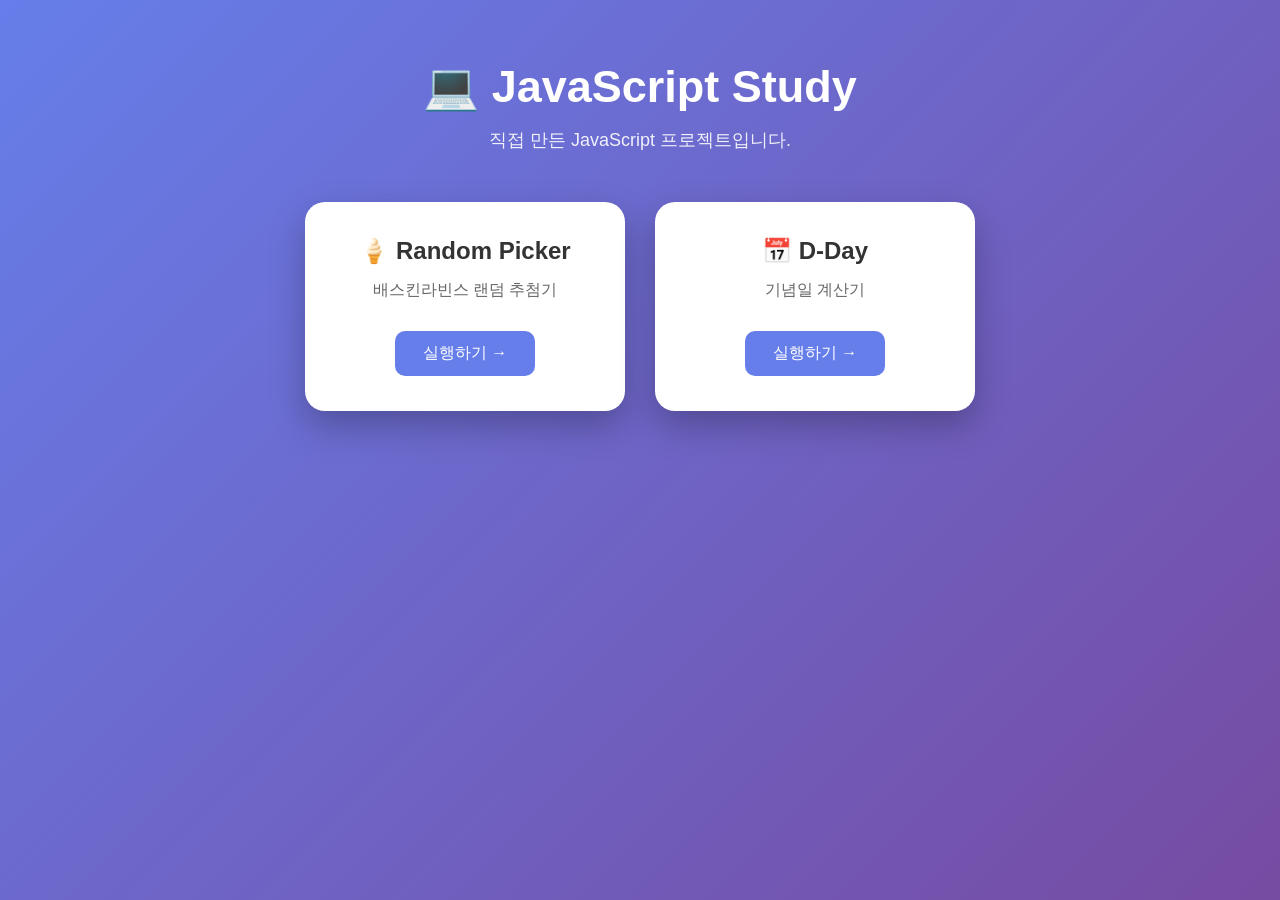
<file: index.html>
<!DOCTYPE html>
<html lang="ko">
<head>
    <meta charset="UTF-8">
    <meta name="viewport" content="width=device-width, initial-scale=1.0">
    <title>JavaScript Study</title>

    <link rel="stylesheet" href="style.css">
</head>

<body>

    <h1>💻 JavaScript Study</h1>

    <p class="sub">
        직접 만든 JavaScript 프로젝트입니다.
    </p>

    <div class="container">

        <div class="card">
            <h2>🍦 Random Picker</h2>

            <p>
                배스킨라빈스 랜덤 추첨기
            </p>

            <a href="random-picker/index.html">
                실행하기 →
            </a>
        </div>

        <div class="card">
            <h2>📅 D-Day</h2>

            <p>
                기념일 계산기
            </p>

            <a href="d_day/index.html">
                실행하기 →
            </a>
        </div>

    </div>

</body>
</html>
</file>
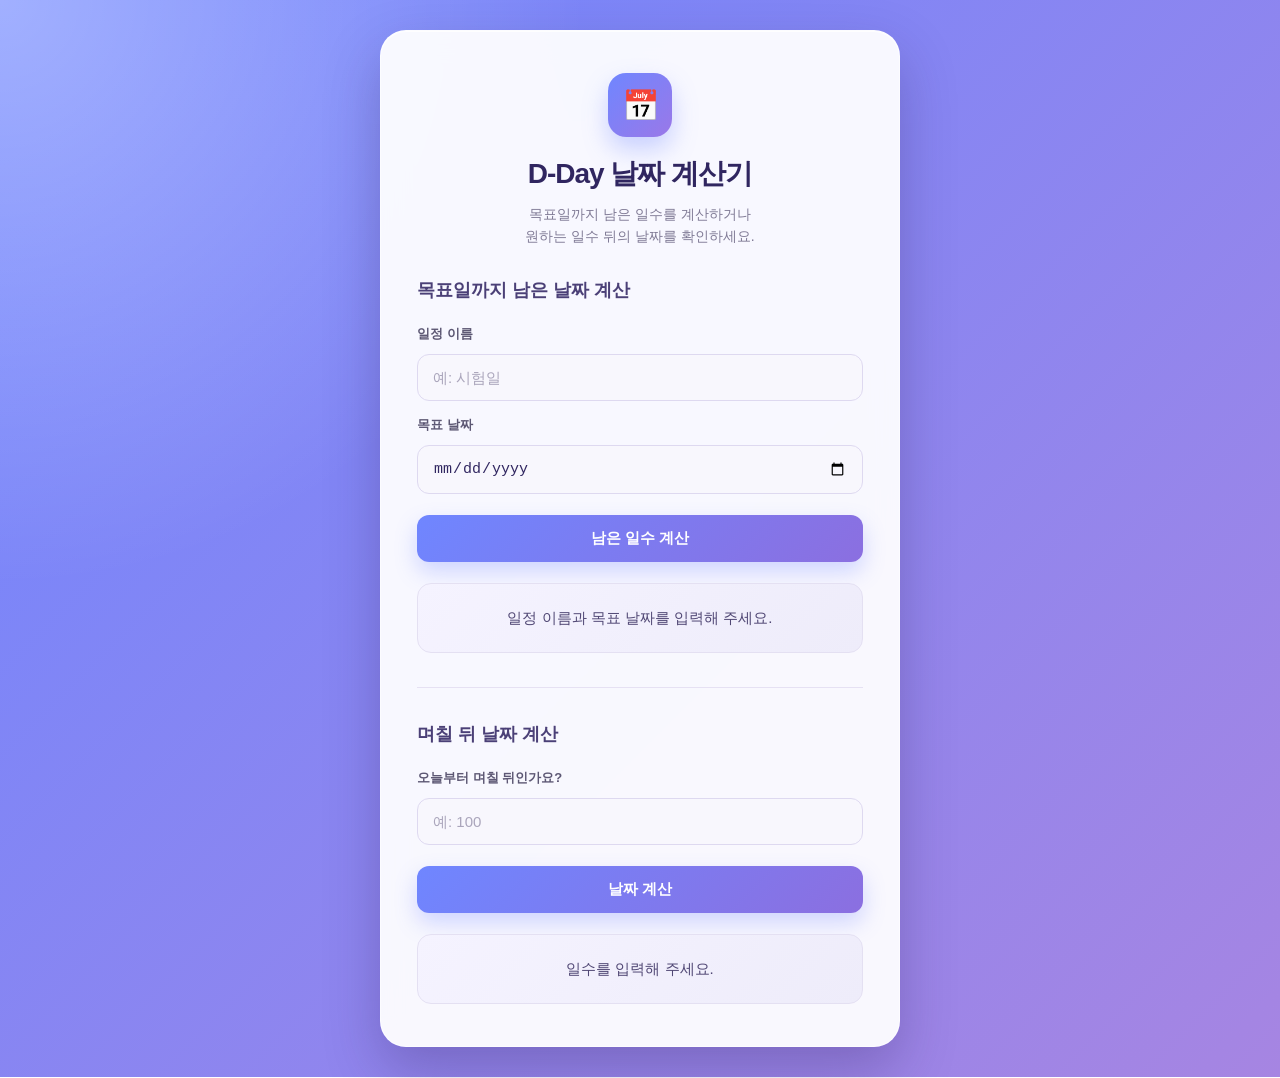
<file: d_day/index.html>
<!DOCTYPE html>
<html lang="ko">
<head>
    <meta charset="UTF-8">
    <meta
        name="viewport"
        content="width=device-width, initial-scale=1.0"
    >
    <title>D-Day 날짜 계산기</title>

    <link rel="stylesheet" href="style.css">
</head>

<body>
    <main class="card">
        <div class="icon">📅</div>

        <h1>D-Day 날짜 계산기</h1>

        <p class="description">
            목표일까지 남은 일수를 계산하거나<br>
            원하는 일수 뒤의 날짜를 확인하세요.
        </p>

        <section class="calculator-section">
            <h2>목표일까지 남은 날짜 계산</h2>

            <label for="eventName">일정 이름</label>
            <input
                type="text"
                id="eventName"
                placeholder="예: 시험일"
            >

            <label for="targetDate">목표 날짜</label>
            <input
                type="date"
                id="targetDate"
            >

            <button type="button" id="calculateDdayButton">
                남은 일수 계산
            </button>

            <div id="ddayResult" class="result">
                일정 이름과 목표 날짜를 입력해 주세요.
            </div>
        </section>

        <div class="divider"></div>

        <section class="calculator-section">
            <h2>며칠 뒤 날짜 계산</h2>

            <label for="daysLater">오늘부터 며칠 뒤인가요?</label>
            <input
                type="number"
                id="daysLater"
                min="0"
                step="1"
                placeholder="예: 100"
            >

            <button type="button" id="calculateDateButton">
                날짜 계산
            </button>

            <div id="dateResult" class="result">
                일수를 입력해 주세요.
            </div>
        </section>
    </main>

    <script src="script.js"></script>
</body>
</html>
</file>
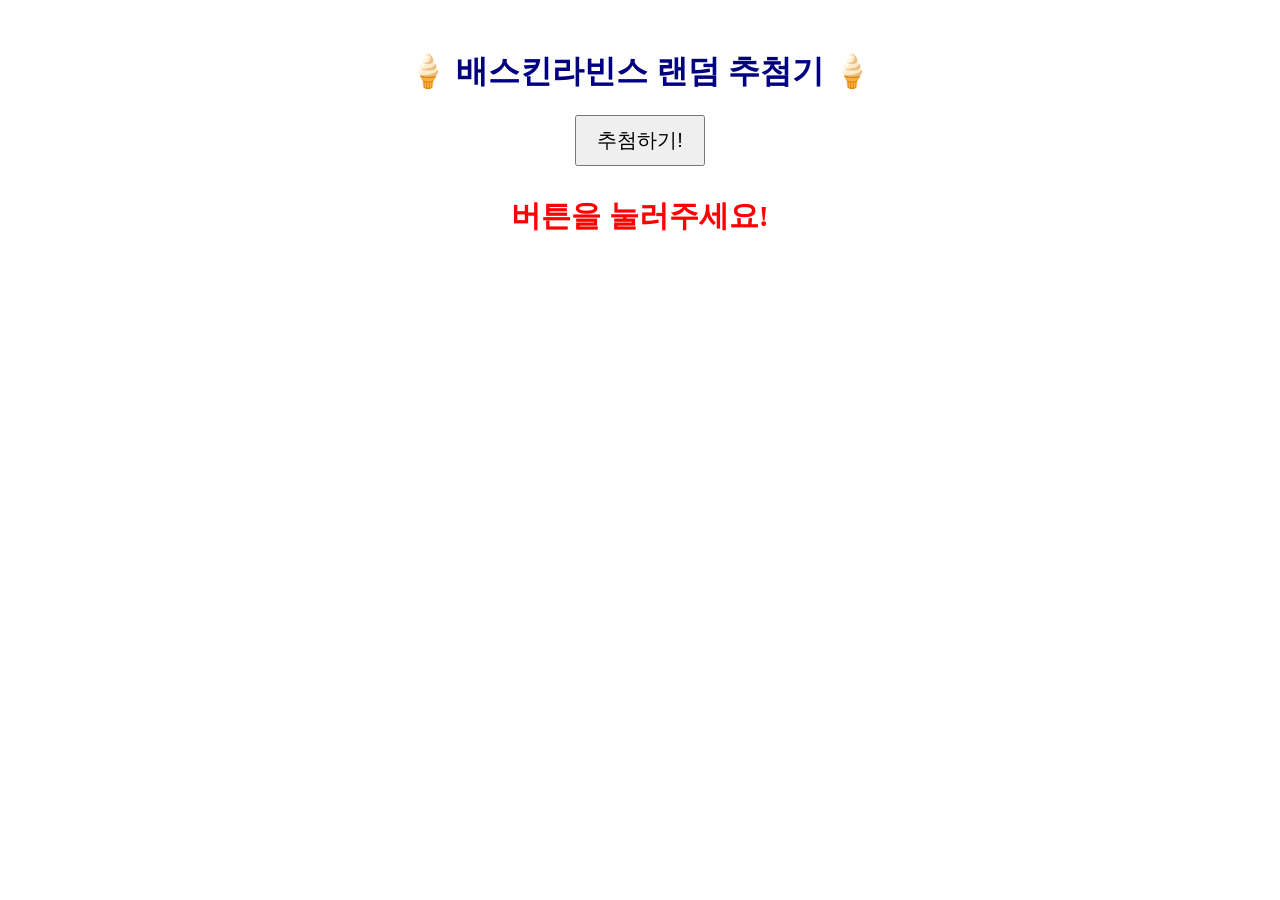
<file: random-picker/index.html>
<!DOCTYPE html>
<html lang="ko">
<head>
<meta charset="UTF-8">
<title>랜덤 추첨기</title>

<style>
    body{
        text-align:center;
        margin-top:50px;
        font-family:맑은 고딕;
    }

    h1{
        color:navy;
    }

    button{
        font-size:20px;
        padding:10px 20px;
        cursor:pointer;
    }

    #result{
        margin-top:30px;
        font-size:30px;
        font-weight:bold;
        color:red;
    }
</style>

<script>
    // 아이스크림 목록
    const stu = [
        "엄마는외계인",
        "아몬드봉봉",
        "민트초콜릿칩",
        "레인보우샤베트",
        "뉴욕치즈케이크",
        "바닐라",
        "체리쥬빌레",
        "자모카아몬드훠지",
        "이상한나라의솜사탕",
        "소금우유",
        "오레오쿠키앤크림",
        "그린티",
        "초콜릿",
        "애플민트",
        "봄날의곰",
        "카페오레크런치",
        "두바이에서온엄마는외계인",
        "아빠는딸바봉",
        "코튼캔디크런치",
        "후르츠어드벤처"
    ];

    // 이전 결과를 저장
    let before = -1;

    function pick(){

        let random;

        // 같은 맛이 연속으로 나오지 않게 하기
        do{
            random = Math.floor(Math.random() * stu.length);
        }while(random == before);

        before = random;

        document.getElementById("result").innerHTML =
        "🍨 오늘의 아이스크림은 <br><br>" +
        stu[random] + " 입니다!";
    }
</script>

</head>

<body>

<h1>🍦 배스킨라빈스 랜덤 추첨기 🍦</h1>

<button onclick="pick()">추첨하기!</button>

<div id="result">
    버튼을 눌러주세요!
</div>

</body>
</html>
</file>
<file: style.css>
*{
    margin:0;
    padding:0;
    box-sizing:border-box;
}

body{

    font-family:"Pretendard","맑은 고딕",sans-serif;

    background:linear-gradient(135deg,#667eea,#764ba2);

    min-height:100vh;

    padding:60px;

    text-align:center;
}

h1{

    color:white;

    font-size:45px;

    margin-bottom:15px;
}

.sub{

    color:white;

    opacity:.9;

    margin-bottom:50px;

    font-size:18px;
}

.container{

    display:flex;

    justify-content:center;

    gap:30px;

    flex-wrap:wrap;
}

.card{

    width:320px;

    background:white;

    border-radius:20px;

    padding:35px;

    box-shadow:0 15px 35px rgba(0,0,0,.25);

    transition:.3s;
}

.card:hover{

    transform:translateY(-8px);

}

.card h2{

    margin-bottom:15px;

    color:#333;
}

.card p{

    color:#666;

    margin-bottom:30px;
}

.card a{

    display:inline-block;

    text-decoration:none;

    background:#667eea;

    color:white;

    padding:12px 28px;

    border-radius:10px;

    transition:.3s;
}

.card a:hover{

    background:#4f63d6;
}
</file>
<file: d_day/style.css>
* {
    box-sizing: border-box;
}

body {
    margin: 0;
    min-height: 100vh;

    display: flex;
    align-items: center;
    justify-content: center;

    padding: 30px;

    font-family: "Pretendard", "Malgun Gothic", "Segoe UI", sans-serif;

    background:
        radial-gradient(
            circle at top left,
            rgba(255, 255, 255, 0.35),
            transparent 35%
        ),
        linear-gradient(135deg, #6f86ff, #a685e2);
}

.card {
    width: 100%;
    max-width: 520px;

    padding: 42px 36px;

    border: 1px solid rgba(255, 255, 255, 0.6);
    border-radius: 26px;

    background: rgba(255, 255, 255, 0.94);

    box-shadow:
        0 24px 55px rgba(45, 30, 90, 0.28),
        inset 0 1px 0 rgba(255, 255, 255, 0.8);

    backdrop-filter: blur(14px);
}

.icon {
    width: 64px;
    height: 64px;

    margin: 0 auto 18px;

    display: flex;
    align-items: center;
    justify-content: center;

    border-radius: 18px;

    background: linear-gradient(135deg, #6f86ff, #9a78e8);

    color: white;
    font-size: 30px;

    box-shadow: 0 12px 25px rgba(111, 134, 255, 0.35);
}

h1 {
    margin: 0;

    color: #302660;

    font-size: 28px;
    text-align: center;
    letter-spacing: -1px;
}

.description {
    margin: 10px 0 30px;

    color: #807b96;

    font-size: 14px;
    line-height: 1.6;
    text-align: center;
}

.calculator-section {
    display: flex;
    flex-direction: column;
    gap: 11px;
}

h2 {
    margin: 0 0 8px;

    color: #4b4077;

    font-size: 18px;
}

label {
    margin-top: 4px;

    color: #5d5874;

    font-size: 13px;
    font-weight: 700;
}

input {
    width: 100%;
    padding: 14px 15px;

    border: 1px solid #ded9f0;
    border-radius: 12px;

    background: #f8f7fd;

    color: #302660;

    font-size: 15px;

    transition:
        border-color 0.2s,
        box-shadow 0.2s,
        background-color 0.2s;
}

input::placeholder {
    color: #aaa5bb;
}

input:focus {
    outline: none;

    border-color: #7288ff;

    background: white;

    box-shadow: 0 0 0 4px rgba(111, 134, 255, 0.15);
}

button {
    margin-top: 10px;
    padding: 14px 16px;

    border: none;
    border-radius: 12px;

    background: linear-gradient(135deg, #6f86ff, #8b6fe0);

    color: white;

    font-size: 15px;
    font-weight: 700;

    cursor: pointer;

    box-shadow: 0 10px 22px rgba(111, 134, 255, 0.3);

    transition:
        transform 0.15s,
        box-shadow 0.15s,
        filter 0.15s;
}

button:hover {
    transform: translateY(-2px);

    box-shadow: 0 14px 28px rgba(111, 134, 255, 0.4);

    filter: brightness(1.04);
}

button:active {
    transform: translateY(0);
}

.result {
    min-height: 70px;
    margin-top: 10px;
    padding: 18px;

    display: flex;
    align-items: center;
    justify-content: center;

    border: 1px solid #e4e0f2;
    border-radius: 14px;

    background: linear-gradient(135deg, #f5f3ff, #eeecfa);

    color: #514875;

    font-size: 15px;
    line-height: 1.7;
    text-align: center;
}

.result strong {
    color: #6657c8;

    font-size: 19px;
}

.result.error {
    border-color: #f0c8cf;

    background: #fff1f3;

    color: #b44d61;
}

.divider {
    height: 1px;
    margin: 34px 0;

    background: #e6e1f3;
}

@media (max-width: 520px) {
    body {
        padding: 18px;
    }

    .card {
        padding: 34px 22px;
    }

    h1 {
        font-size: 24px;
    }
}
</file>
